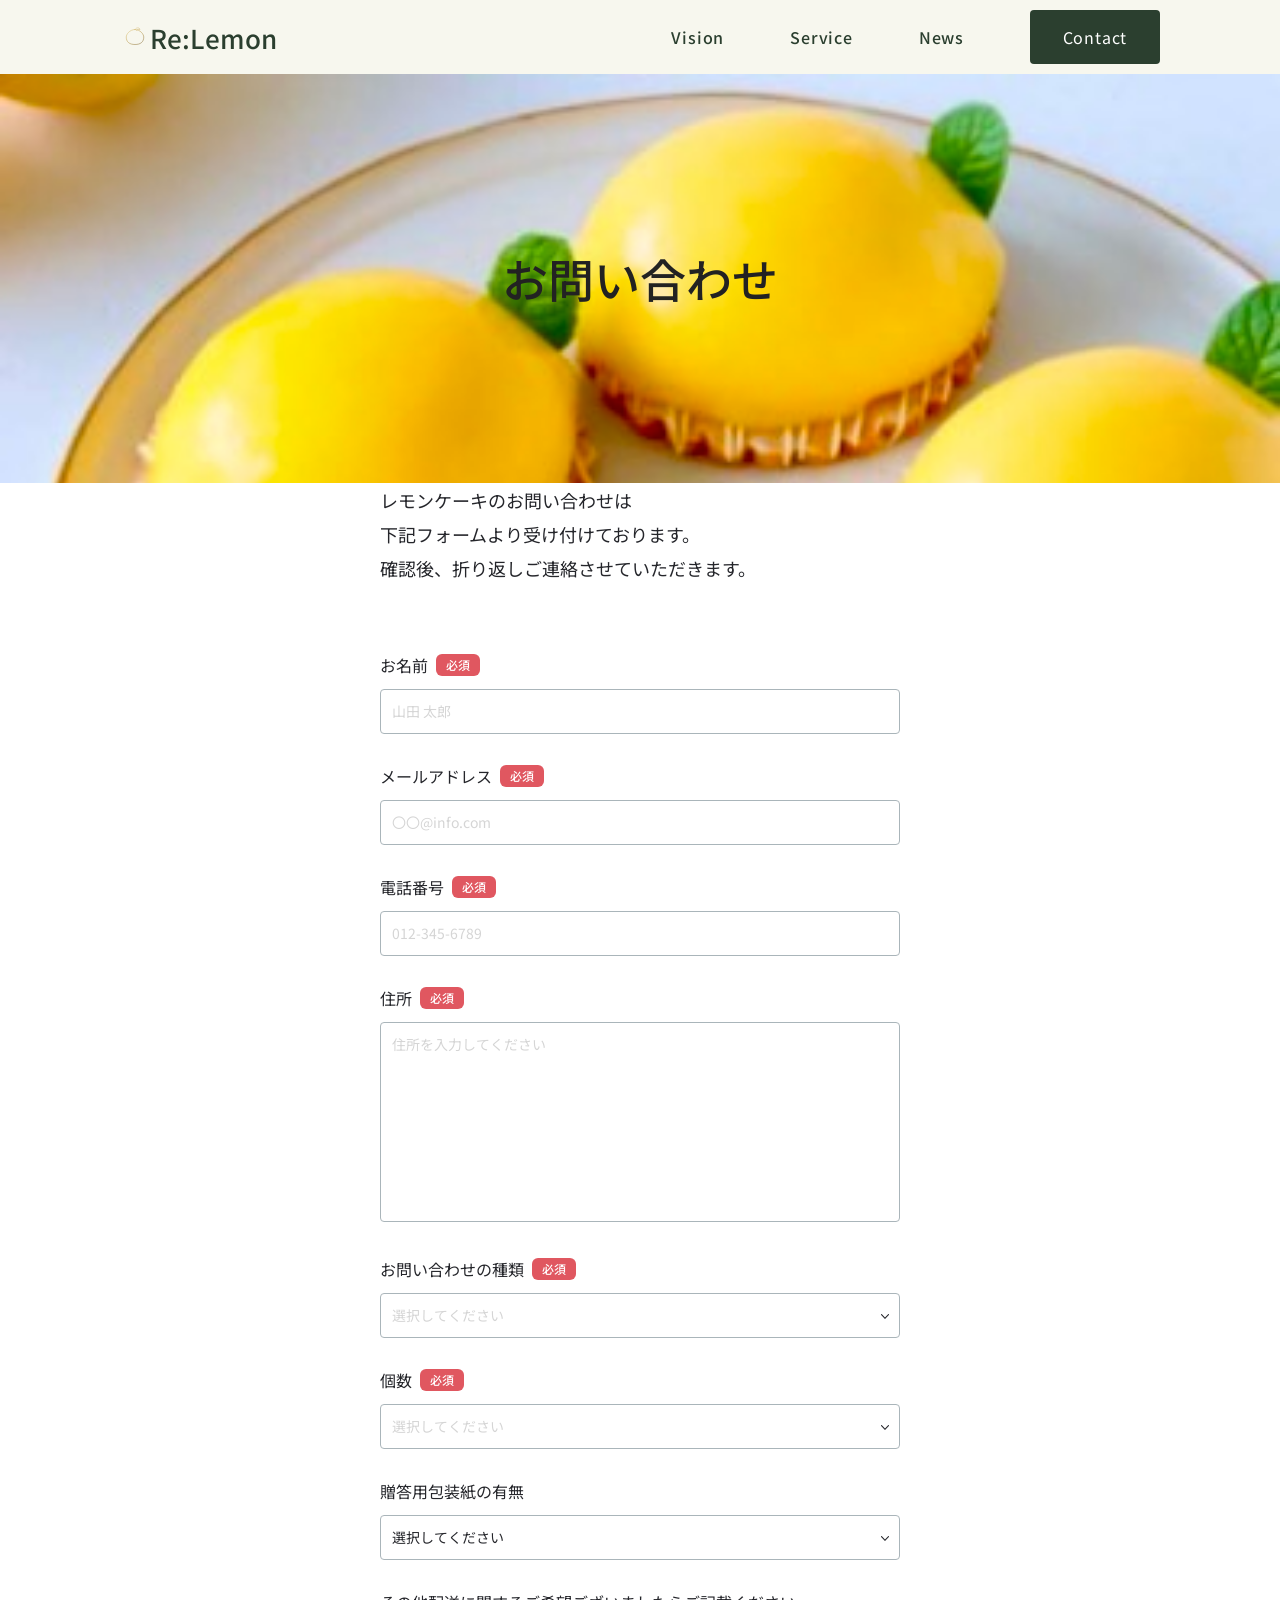
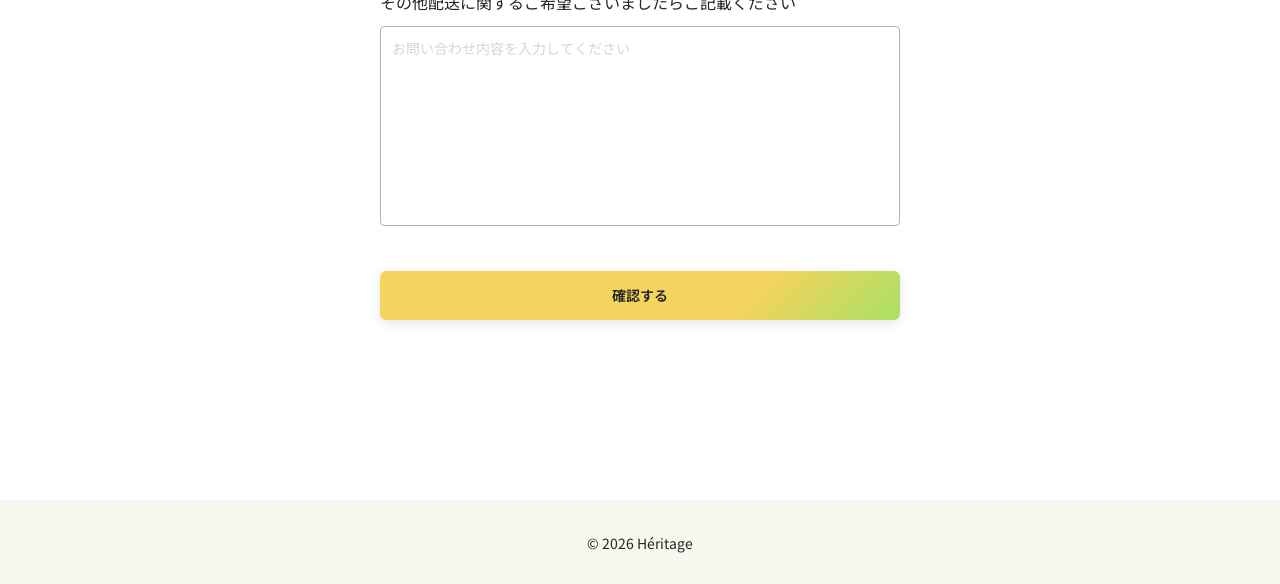
<file: index.html>
<!doctype html>
<html lang="ja">
  <head>
    <meta name="robots" content="noindex,nofollow" />
    <meta charset="UTF-8" />
    <meta name="viewport" content="width=device-width,initial-scale=1.0" />
    <meta name="format-detection" content="telephone=no" />
    <!-- meta情報 -->
    <title>レモンケーキ | お問い合わせ</title>
    <meta
      name="description"
      content="お問い合わせはこちらから行うことができます。商品やサービスに関するご質問、ご提案、その他何でもお気軽にご連絡ください。"
    />
    <meta name="keywords" content="" />
    <!-- ogp -->
    <meta property="og:title" content="レモンケーキ | お問い合わせ" />
    <meta property="og:type" content="website" />
    <meta
      property="og:url"
      content="https://contact-form-kenchan-cake.vercel.app/"
    />
    <meta
      property="og:image"
      content="https://contact-form-kenchan-cake.vercel.app/images/ogp-img.jpg"
    />
    <meta property="og:site_name" content="Lemon cake" />
    <meta
      property="og:description"
      content="お問い合わせはこちらから行うことができます。商品やサービスに関するご質問、ご提案、その他何でもお気軽にご連絡ください。"
    />
    <meta name="twitter:card" content="summary" />
    <!-- ファビコン -->
    <link rel="icon" href="./images/logo.svg" />

    <!-- Google Fonts -->
    <link rel="preconnect" href="https://fonts.googleapis.com" />
    <link rel="preconnect" href="https://fonts.gstatic.com" crossorigin />
    <link
      href="https://fonts.googleapis.com/css2?family=Noto+Sans+JP:wght@400;500;700&display=swap"
      rel="stylesheet"
    />

    <!-- ファーストビューの背景画像を先に読み込む -->
    <link rel="preload" as="image" href="./images/Lemon-cake.jpeg" />
    <link rel="preload" as="image" href="./images/Lemon-cake.jpeg" />

    <!-- css -->
    <link rel="stylesheet" href="./sass/style.css" />

    <!-- JavaScript -->
    <script
      src="https://code.jquery.com/jquery-3.6.1.min.js"
      integrity="sha256-o88AwQnZB+VDvE9tvIXrMQaPlFFSUTR+nldQm1LuPXQ="
      crossorigin="anonymous"
      defer
    ></script>
    <script src="/js/script.js" defer></script>
  </head>

  <body>
    <header class="header js-header">
      <div class="header__inner">
        <img
          src="./images/lemon_logo_ultra_minimal.svg"
          alt=""
          class="header__logo"
          loading="lazy"
        />
        <h1 class="header__name">Re:Lemon</h1>
        <nav class="header__nav md-none">
          <ul class="header__items">
            <li class="header__item">
              <a href="#vision" class="header__link">Vision</a>
            </li>
            <li class="header__item">
              <a href="#service" class="header__link">Service</a>
            </li>
            <li class="header__item">
              <a href="#news" class="header__link">News</a>
            </li>
          </ul>
        </nav>
        <a href="#contact" class="header__contact contact-button md-none"
          >Contact</a
        >
      </div>
    </header>

    <div class="hamburger js-hamburger md-show">
      <span></span>
      <span></span>
      <span></span>
    </div>

    <div class="drawer-menu js-drawer">
      <div class="drawer-menu__inner">
        <ul class="drawer-menu__items">
          <li class="drawer-menu__item">
            <a href="#vision" class="drawer-menu__link">Vision</a>
          </li>
          <li class="drawer-menu__item">
            <a href="#service" class="drawer-menu__link">Service</a>
          </li>
          <li class="drawer-menu__item">
            <a href="#news" class="drawer-menu__link">News</a>
          </li>
        </ul>
        <a href="#contact" class="drawer-menu__contact contact-button"
          >Contact</a
        >
      </div>
    </div>

    <main>
      <!-- Fv -->
      <div class="fv">
        <h1 class="fv__title">お問い合わせ</h1>
      </div>

      <!-- お問い合せ -->
      <div class="contact">
        <div class="contact__inner">
          <p class="contact__text">
            レモンケーキのお問い合わせは<br />
            下記フォームより受け付けております。<br />
            確認後、折り返しご連絡させていただきます。
          </p>
          <form class="contact__form" action="confirm.html" method="get">
            <div class="contact__item">
              <div class="contact__label">
                <label for="name" class="contact__label-text">お名前</label>
                <span class="contact__required">必須</span>
              </div>
              <input
                type="text"
                id="name"
                name="name"
                class="contact__input"
                placeholder="山田 太郎"
                required
              />
            </div>
            <div class="contact__item">
              <div class="contact__label">
                <label for="mail" class="contact__label-text">
                  メールアドレス</label
                >
                <span class="contact__required">必須</span>
              </div>
              <input
                type="email"
                id="mail"
                name="mail"
                class="contact__input"
                placeholder="〇〇@info.com"
                required
              />
            </div>
            <div class="contact__item">
              <div class="contact__label">
                <label for="mail" class="contact__label-text"> 電話番号</label>
                <span class="contact__required">必須</span>
              </div>
              <input
                type="tel"
                id="tel"
                name="tel"
                class="contact__input"
                placeholder="012-345-6789"
                required
              />
            </div>

            <div class="contact__item">
              <div class="contact__label">
                <label for="contents" class="contact__label-text">住所</label>
                <span class="contact__required">必須</span>
              </div>
              <textarea
                class="contact__textarea"
                id="contents"
                name="contents"
                placeholder="住所を入力してください"
                required
              ></textarea>
            </div>

            <div class="contact__item">
              <div class="contact__label">
                <label for="type" class="contact__label-text"
                  >お問い合わせの種類</label
                >
                <span class="contact__required">必須</span>
              </div>
              <div class="contact__select-wrap">
                <select
                  class="contact__select"
                  id="type"
                  name="inquiryType"
                  required
                >
                  <option value="">選択してください</option>
                  <option value="レモンケーキのご注文">
                    レモンケーキのご注文
                  </option>
                  <option value="他のお菓子について">他のお菓子について</option>
                  <option value="その他">その他</option>
                </select>
              </div>
            </div>

            <div class="contact__item">
              <div class="contact__label">
                <label for="type" class="contact__label-text">個数</label>
                <span class="contact__required">必須</span>
              </div>
              <div class="contact__select-wrap">
                <select
                  class="contact__select"
                  id="quantity"
                  name="quantity"
                  required
                >
                  <option value="">選択してください</option>
                  <option value="1">1</option>
                  <option value="2">2</option>
                  <option value="3">3</option>
                  <option value="4">4</option>
                  <option value="5">5</option>
                  <option value="6">6</option>
                  <option value="7">7</option>
                  <option value="その他">その他</option>
                </select>
              </div>
            </div>

            <div class="contact__item">
              <div class="contact__label">
                <label for="type" class="contact__label-text"
                  >贈答用包装紙の有無</label
                >
                <!-- <span class="contact__required">必須</span> -->
              </div>
              <div class="contact__select-wrap">
                <select class="contact__select" id="wrap" name="wrap">
                  <option value="">選択してください</option>
                  <option value="のし紙">のし紙</option>
                  <option value="包装紙">包装紙</option>
                  <option value="包装紙・リボン">包装紙・リボン</option>
                  <option value="その他">その他</option>
                </select>
              </div>
            </div>

            <div class="contact__item">
              <div class="contact__label">
                <label for="contents" class="contact__label-text"
                  >その他配送に関するご希望ございましたらご記載ください</label
                >
              </div>
              <textarea
                class="contact__textarea"
                id="message"
                name="message"
                placeholder="お問い合わせ内容を入力してください"
              ></textarea>
            </div>

            <button class="contact__button" type="submit">確認する</button>
          </form>
        </div>
      </div>
    </main>

    <footer class="footer">
      <small class="footer__copyright">&copy; 2026 Héritage</small>
    </footer>
  </body>
</html>
</file>
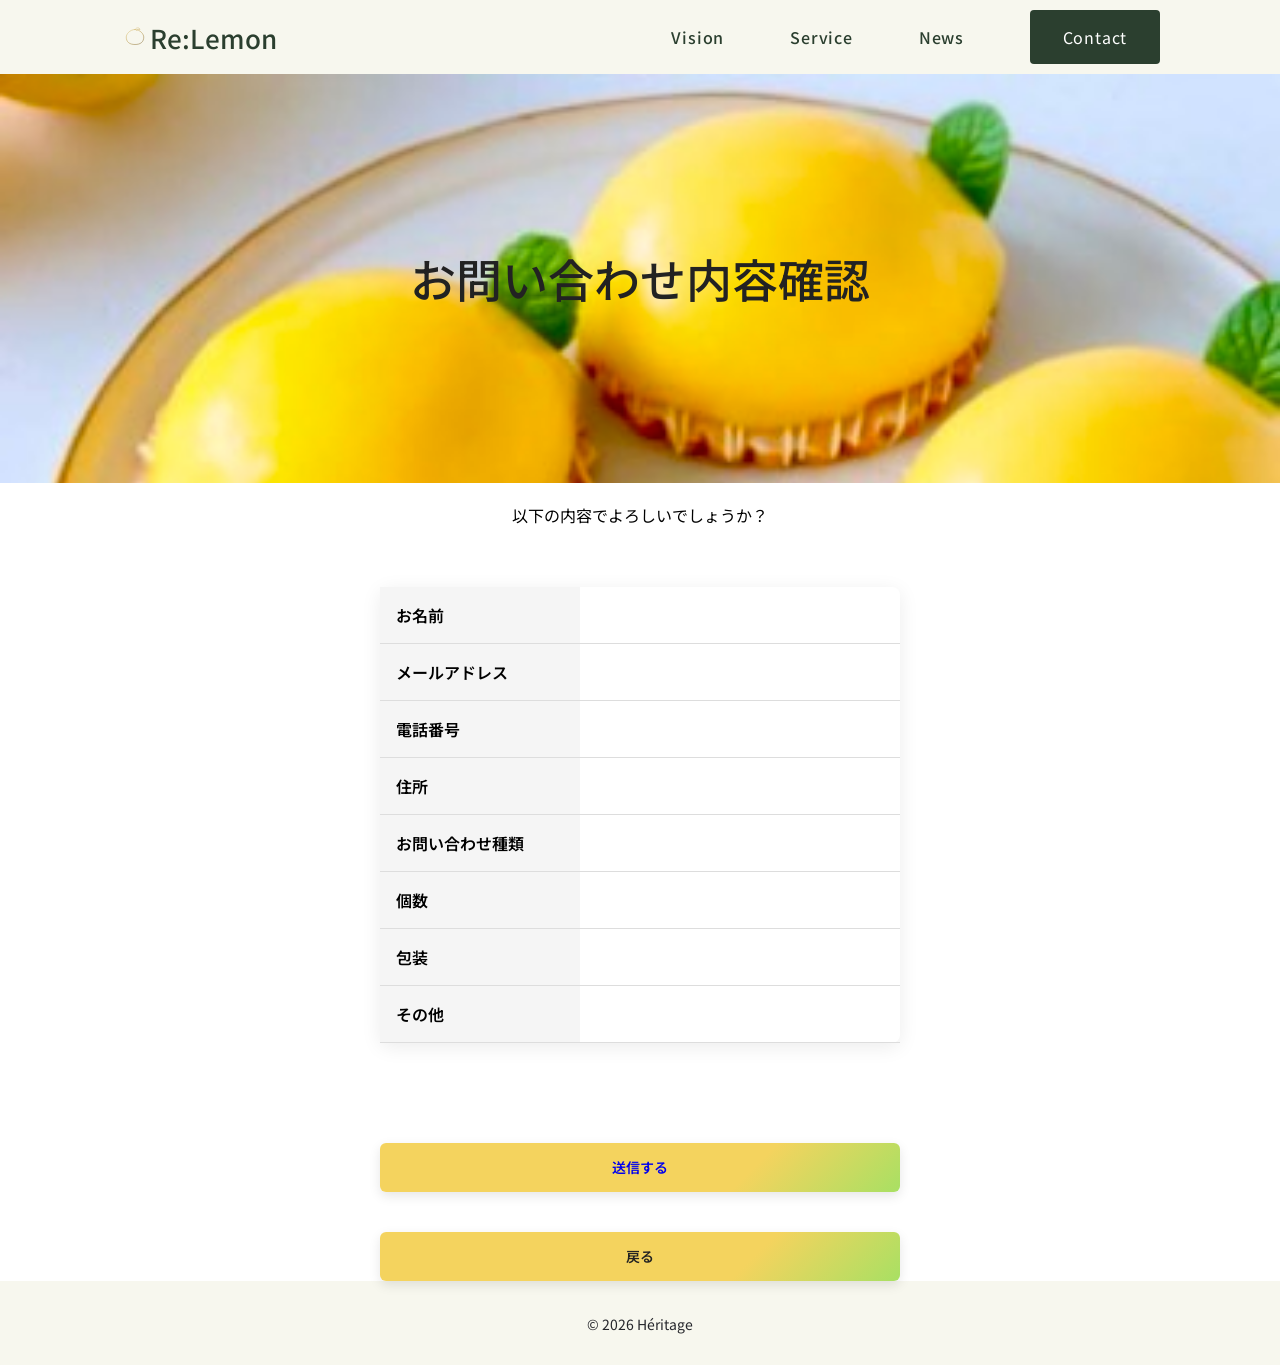
<file: confirm.html>
<!doctype html>
<html lang="ja">
  <head>
    <meta name="robots" content="noindex,nofollow" />
    <meta charset="UTF-8" />
    <meta name="viewport" content="width=device-width,initial-scale=1.0" />
    <meta name="format-detection" content="telephone=no" />
    <!-- meta情報 -->
    <title>レモンケーキ | お問い合わせ内容確認</title>
    <meta name="description" content="お問い合わせ内容の確認ページです" />
    <meta name="keywords" content="" />
    <!-- ogp -->
    <meta property="og:title" content="レモンケーキ | お問い合わせ内容確認" />
    <meta property="og:type" content="website" />
    <meta
      property="og:url"
      content="https://contact-form-kenchan-cake.vercel.app/"
    />
    <meta
      property="og:image"
      content="http://hogehoge.com/images/ogp-img.jpg"
    />
    <meta property="og:site_name" content="Lemon cake" />
    <meta
      property="og:description"
      content="お問い合わせ内容の確認ページです"
    />
    <meta name="twitter:card" content="summary" />
    <!-- ファビコン -->
    <link rel="icon" href="./images/favicon 2.ico" />

    <!-- Google Fonts -->
    <link rel="preconnect" href="https://fonts.googleapis.com" />
    <link rel="preconnect" href="https://fonts.gstatic.com" crossorigin />
    <link
      href="https://fonts.googleapis.com/css2?family=Noto+Sans+JP:wght@400;500;700&display=swap"
      rel="stylesheet"
    />

    <!-- ファーストビューの背景画像を先に読み込む -->
    <link rel="preload" as="image" href="./images/Lemon-cake.jpeg" />
    <link rel="preload" as="image" href="./images/Lemon-cake.jpeg" />

    <!-- css -->
    <link rel="stylesheet" href="./sass/style.css" />

    <!-- JavaScript -->
    <script
      src="https://code.jquery.com/jquery-3.6.1.min.js"
      integrity="sha256-o88AwQnZB+VDvE9tvIXrMQaPlFFSUTR+nldQm1LuPXQ="
      crossorigin="anonymous"
      defer
    ></script>
    <script src="/js/script.js" defer></script>
  </head>

  <body>
    <header class="header js-header">
      <div class="header__inner">
        <img
          src="./images/lemon_logo_ultra_minimal.svg"
          alt=""
          class="header__logo"
          loading="lazy"
        />
        <h1 class="header__name">Re:Lemon</h1>
        <nav class="header__nav md-none">
          <ul class="header__items">
            <li class="header__item">
              <a href="#vision" class="header__link">Vision</a>
            </li>
            <li class="header__item">
              <a href="#service" class="header__link">Service</a>
            </li>
            <li class="header__item">
              <a href="#news" class="header__link">News</a>
            </li>
          </ul>
        </nav>
        <a href="#contact" class="header__contact contact-button md-none"
          >Contact</a
        >
      </div>
    </header>

    <div class="hamburger js-hamburger md-show">
      <span></span>
      <span></span>
      <span></span>
    </div>

    <div class="drawer-menu js-drawer">
      <div class="drawer-menu__inner">
        <ul class="drawer-menu__items">
          <li class="drawer-menu__item">
            <a href="#vision" class="drawer-menu__link">Vision</a>
          </li>
          <li class="drawer-menu__item">
            <a href="#service" class="drawer-menu__link">Service</a>
          </li>
          <li class="drawer-menu__item">
            <a href="#news" class="drawer-menu__link">News</a>
          </li>
        </ul>
        <a href="#contact" class="drawer-menu__contact contact-button"
          >Contact</a
        >
      </div>
    </div>

    <main>
      <div class="fv">
        <h1 class="fv__title">お問い合わせ内容確認</h1>
      </div>
      <div class="contact__inner">
        <div>
          <p class="confirm-text">以下の内容でよろしいでしょうか？</p>
        </div>
        <dl class="confirm">
          <div class="confirm__row">
            <dt class="confirm__label">お名前</dt>
            <dd class="confirm__value" id="confirm-name"></dd>
          </div>

          <div class="confirm__row">
            <dt class="confirm__label">メールアドレス</dt>
            <dd class="confirm__value" id="confirm-mail"></dd>
          </div>

          <div class="confirm__row">
            <dt class="confirm__label">電話番号</dt>
            <dd class="confirm__value" id="confirm-tel"></dd>
          </div>

          <div class="confirm__row">
            <dt class="confirm__label">住所</dt>
            <dd class="confirm__value" id="confirm-address"></dd>
          </div>

          <div class="confirm__row">
            <dt class="confirm__label">お問い合わせ種類</dt>
            <dd class="confirm__value" id="confirm-type"></dd>
          </div>

          <div class="confirm__row">
            <dt class="confirm__label">個数</dt>
            <dd class="confirm__value" id="confirm-quantity"></dd>
          </div>

          <div class="confirm__row">
            <dt class="confirm__label">包装</dt>
            <dd class="confirm__value" id="confirm-wrap"></dd>
          </div>

          <div class="confirm__row">
            <dt class="confirm__label">その他</dt>
            <dd class="confirm__value" id="confirm-message"></dd>
          </div>
        </dl>
        <button class="contact__button" type="submit">
          <a href="/thanks.html">送信する</a>
        </button>
        <button class="contact__button" type="submit" onclick="history.back()">
          戻る
        </button>
      </div>
    </main>

    <footer class="footer">
      <small class="footer__copyright">&copy; 2026 Héritage</small>
    </footer>
  </body>
</html>
</file>
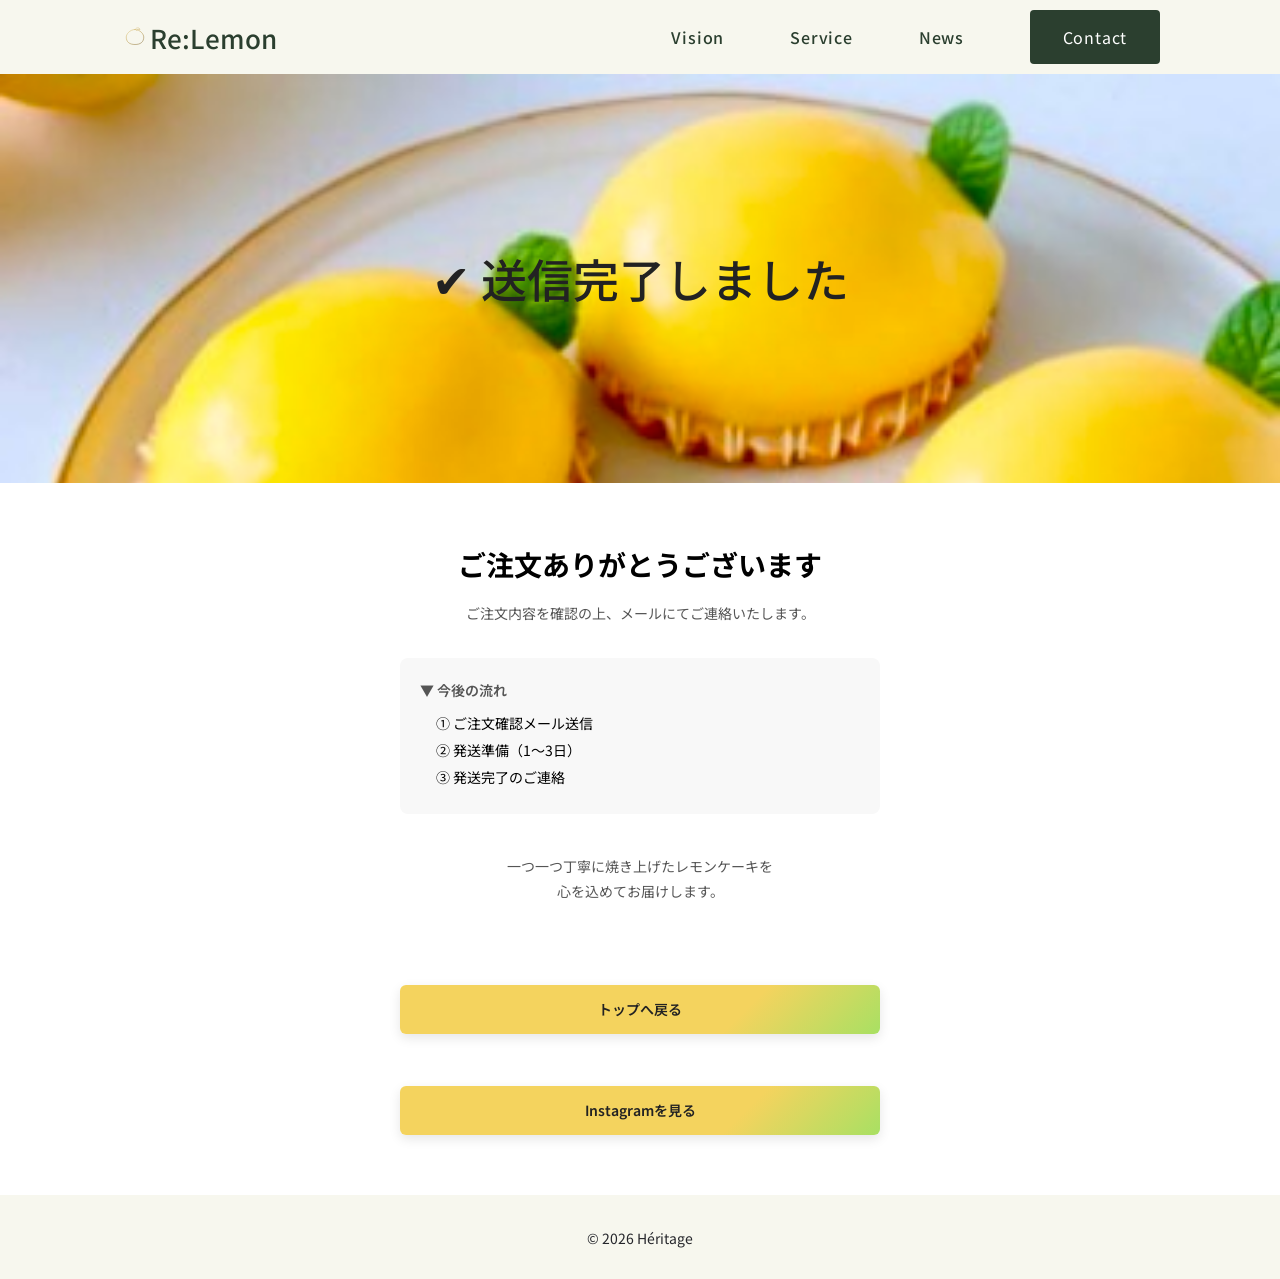
<file: thanks.html>
<!doctype html>
<html lang="ja">
  <head>
    <meta name="robots" content="noindex,nofollow" />
    <meta charset="UTF-8" />
    <meta name="viewport" content="width=device-width,initial-scale=1.0" />
    <meta name="format-detection" content="telephone=no" />
    <!-- meta情報 -->
    <title>レモンケーキ | お問い合わせ内容確認</title>
    <meta name="description" content="お問い合わせ内容の確認ページです" />
    <meta name="keywords" content="" />
    <!-- ogp -->
    <meta property="og:title" content="レモンケーキ | お問い合わせ内容確認" />
    <meta property="og:type" content="website" />
    <meta
      property="og:url"
      content="https://contact-form-kenchan-cake.vercel.app/"
    />
    <meta
      property="og:image"
      content="http://hogehoge.com/images/ogp-img.jpg"
    />
    <meta property="og:site_name" content="Lemon cake" />
    <meta
      property="og:description"
      content="お問い合わせ内容の確認ページです"
    />
    <meta name="twitter:card" content="summary" />
    <!-- ファビコン -->
    <link rel="icon" href="./images/favicon 2.ico" />

    <!-- Google Fonts -->
    <link rel="preconnect" href="https://fonts.googleapis.com" />
    <link rel="preconnect" href="https://fonts.gstatic.com" crossorigin />
    <link
      href="https://fonts.googleapis.com/css2?family=Noto+Sans+JP:wght@400;500;700&display=swap"
      rel="stylesheet"
    />

    <!-- ファーストビューの背景画像を先に読み込む -->
    <link rel="preload" as="image" href="./images/Lemon-cake.jpeg" />
    <link rel="preload" as="image" href="./images/Lemon-cake.jpeg" />

    <!-- css -->
    <link rel="stylesheet" href="./sass/style.css" />

    <!-- JavaScript -->
    <script
      src="https://code.jquery.com/jquery-3.6.1.min.js"
      integrity="sha256-o88AwQnZB+VDvE9tvIXrMQaPlFFSUTR+nldQm1LuPXQ="
      crossorigin="anonymous"
      defer
    ></script>
    <script src="/js/script.js" defer></script>
  </head>

  <body>
    <header class="header js-header">
      <div class="header__inner">
        <img
          src="./images/lemon_logo_ultra_minimal.svg"
          alt=""
          class="header__logo"
          loading="lazy"
        />
        <h1 class="header__name">Re:Lemon</h1>
        <nav class="header__nav md-none">
          <ul class="header__items">
            <li class="header__item">
              <a href="#vision" class="header__link">Vision</a>
            </li>
            <li class="header__item">
              <a href="#service" class="header__link">Service</a>
            </li>
            <li class="header__item">
              <a href="#news" class="header__link">News</a>
            </li>
          </ul>
        </nav>
        <a href="#contact" class="header__contact contact-button md-none"
          >Contact</a
        >
      </div>
    </header>

    <div class="hamburger js-hamburger md-show">
      <span></span>
      <span></span>
      <span></span>
    </div>

    <div class="drawer-menu js-drawer">
      <div class="drawer-menu__inner">
        <ul class="drawer-menu__items">
          <li class="drawer-menu__item">
            <a href="#vision" class="drawer-menu__link">Vision</a>
          </li>
          <li class="drawer-menu__item">
            <a href="#service" class="drawer-menu__link">Service</a>
          </li>
          <li class="drawer-menu__item">
            <a href="#news" class="drawer-menu__link">News</a>
          </li>
        </ul>
        <a href="#contact" class="drawer-menu__contact contact-button"
          >Contact</a
        >
      </div>
    </div>

    <main>
      <div class="fv">
        <h1 class="fv__title">✔ 送信完了しました</h1>
      </div>
      <div class="contact__inner">
        <div class="thanks__inner">
          <h2 class="thanks__title">ご注文ありがとうございます</h2>
          <p>ご注文内容を確認の上、メールにてご連絡いたします。</p>

          <div class="thanks__flow">
            <p>▼ 今後の流れ</p>
            <ul>
              <li>① ご注文確認メール送信</li>
              <li>② 発送準備（1〜3日）</li>
              <li>③ 発送完了のご連絡</li>
            </ul>
          </div>
          <div class="thanks__message">
            <p>
              一つ一つ丁寧に焼き上げたレモンケーキを<br />
              心を込めてお届けします。
            </p>
          </div>
          <div class="thanks__actions">
            <a href="/" class="contact__button">トップへ戻る</a>
            <a
              href="https://instagram.com/xxxxx"
              class="contact__button secondary"
            >
              Instagramを見る
            </a>
          </div>
        </div>
      </div>
    </main>

    <footer class="footer">
      <small class="footer__copyright">&copy; 2026 Héritage</small>
    </footer>
  </body>
</html>
</file>
<file: sass/style.css>
@charset "UTF-8";
html {
  font-size: 16px;
}

body {
  font-family: "Noto Sans JP", sans-serif;
}

a[href^="tel:"] {
  pointer-events: none;
}
@media screen and (max-width: 768px) {
  a[href^="tel:"] {
    pointer-events: auto;
  }
}

a {
  transition: opacity 0.3s;
}
a:hover {
  opacity: 0.7;
}

*,
*::before,
*::after {
  box-sizing: border-box;
}

/* Remove default padding */
ul,
ol {
  padding: 0;
}

/* Remove default margin */
body,
h1,
h2,
h3,
h4,
p,
ul,
ol,
figure,
blockquote,
dl,
dd {
  margin: 0;
}

/* Set core root defaults */
html {
  scroll-behavior: smooth;
}

/* Set core body defaults */
body {
  min-height: 100vh;
  text-rendering: optimizeSpeed;
  line-height: 1.5;
}

/* Remove list styles on ul, ol elements with a class attribute */
ul,
ol {
  list-style: none;
}

/* A elements that don't have a class get default styles */
a:not([class]) {
  -webkit-text-decoration-skip: ink;
  text-decoration-skip-ink: auto;
}

a {
  text-decoration: none;
}

/* Make images easier to work with */
img {
  max-width: 100%;
  display: block;
  width: 100%;
}

/* Natural flow and rhythm in articles by default */
article > * + * {
  margin-top: 1em;
}

/* Inherit fonts for inputs and buttons */
input,
button,
textarea,
select {
  font: inherit;
}

/* Blur images when they have no alt attribute */
img:not([alt]) {
  filter: blur(10px);
}

/* フォームリセット */
input,
button,
select,
textarea {
  -webkit-appearance: none;
  -moz-appearance: none;
  appearance: none;
  background: transparent;
  border: none;
  border-radius: 0;
  font: inherit;
  outline: none;
}

textarea {
  resize: vertical;
}

input[type="checkbox"],
input[type="radio"] {
  display: none;
}

input[type="submit"],
input[type="button"],
label,
button,
select {
  cursor: pointer;
}

select::-ms-expand {
  display: none;
}

/* .header {
  background-color: #eadd29;
  position: absolute;
  top: 0;
  left: 0;
  width: 100%;
  padding: 31px 0 0 80px;
} */
/* @media screen and (max-width: 768px) {
  .header {
    padding: 19px 0 0 10px;
  }
} */

.header__logo {
  /* width: 250px; */
  width: 30px;
  /* aspect-ratio: 42/9; */
}
/* @media screen and (max-width: 768px) {
  .header__logo {
    width: 103px;
  }
} */

.header {
  position: fixed;
  z-index: 1000;
  top: 0;
  left: 0;
  width: 100%;
  height: 74px;
  background-color: #f7f7ee;
}

.header__inner {
  display: flex;
  align-items: center;
  padding: 0 120px;
  height: inherit;
}
@media screen and (max-width: 1024px) {
  .header__inner {
    padding: 0 25px;
  }
}
@media screen and (max-width: 768px) {
  .header__inner {
    padding: 0 15px;
  }
}

.header__name {
  font-size: 26px;
  font-weight: 500;
  display: flex;
  align-items: center;
  margin-right: auto;
  height: inherit;
  color: #2b3f2f;
}
@media screen and (max-width: 768px) {
  .header__name {
    font-size: 24px;
  }
}

.header__nav {
  height: inherit;
}

.header__items {
  display: flex;
  align-items: center;
  height: inherit;
}

.header__item {
  height: inherit;
}

.header__item:not(:first-child) {
  margin-left: 66px;
}

.header__link {
  font-size: 16px;
  font-weight: 500;
  letter-spacing: 0.05em;
  display: flex;
  align-items: center;
  color: #2b3f2f;
  height: inherit;
}

.header__contact {
  margin-left: 66px;
}

.hamburger {
  position: fixed;
  z-index: 9999;
  top: 30px;
  right: 15px;
  width: 25px;
  height: 16px;
  cursor: pointer;
}

.hamburger.is-active {
  right: 20px;
}

.hamburger span {
  position: absolute;
  left: 0;
  display: inline-block;
  width: 100%;
  height: 2px;
  transition: transform 0.3s;
  background-color: #2b3f2f;
}

.hamburger span:first-child {
  top: 0;
}

.hamburger span:nth-child(2) {
  top: 8px;
  transition: opacity 0.3s;
}

.hamburger span:last-child {
  top: 16px;
}

.hamburger.is-active span:first-child {
  top: 15px;
  transform: rotate(-45deg);
}

.hamburger.is-active span:nth-child(2) {
  opacity: 0;
}

.hamburger.is-active span:last-child {
  top: 15px;
  transform: rotate(45deg);
}

.drawer-menu {
  position: absolute;
  z-index: 5000;
  top: 0;
  left: 0;
  display: none;
  width: 100%;
  height: 100vh;
  background-color: #f7f7ee;
}

.drawer-menu__inner {
  display: flex;
  flex-direction: column;
  align-items: center;
  justify-content: center;
  width: 100%;
  height: inherit;
}

.drawer-menu__items {
  display: flex;
  align-items: center;
  flex-direction: column;
}

.drawer-menu__item {
  display: inline-block;
}

.drawer-menu__item:not(:first-child) {
  margin-top: 50px;
}

.drawer-menu__link {
  font-size: 16px;
  letter-spacing: 0.05em;
  font-weight: 500;
  line-height: 1.875;
  color: #2b3f2f;
}

.drawer-menu__contact {
  margin-top: 48px;
}
.fv {
  background-image: url(../images/Lemon-cake.jpeg);
  background-size: cover;
  aspect-ratio: 1440/460;
  display: flex;
  justify-content: center;
  align-items: center;
}
@media screen and (max-width: 768px) {
  .fv {
    background-image: url(../images/Lemon-cake.jpeg);
    background-size: cover;
    background-position: center;
    /* aspect-ratio: 280/80; */
  }
}

.fv__title {
  font-size: 46px;
  font-weight: 500;
  color: #222;
}
@media screen and (max-width: 768px) {
  .fv__title {
    font-size: 28px;
  }
}

.contact {
  padding: 0px 0 180px;
}
@media screen and (max-width: 768px) {
  .contact {
    padding: 40px 0 80px;
  }
}

.contact__inner {
  max-width: 592px;
  padding: 0 36px;
  margin-inline: auto;
}

.contact__text {
  font-size: 18px;
  line-height: 1.889;
  color: #25262b;
}
@media screen and (max-width: 768px) {
  .contact__text {
    font-size: 14px;
  }
}

.contact__form {
  margin-top: 68px;
}
@media screen and (max-width: 768px) {
  .contact__form {
    margin-top: 47px;
  }
}

.contact__item:not(:first-child) {
  margin-top: 30px;
}
@media screen and (max-width: 768px) {
  .contact__item:not(:first-child) {
    margin-top: 29px;
  }
}

.contact__label {
  display: flex;
  align-items: center;
}

.contact__label-text {
  font-size: 16px;
  color: #25262b;
}
@media screen and (max-width: 768px) {
  .contact__label-text {
    font-size: 14px;
  }
}

.contact__required {
  font-size: 12px;
  font-weight: 500;
  color: #fff;
  border-radius: 6px;
  background-color: #e05760;
  padding: 2px 10px;
  margin-left: 8px;
}
@media screen and (max-width: 768px) {
  .contact__required {
    font-size: 10px;
  }
}

.contact__input,
.contact__select {
  font-size: 14px;
  color: #25262b;
  border-radius: 4px;
  border: 1px solid #aab5ba;
  margin-top: 12px;
  padding: 11px;
  width: 100%;
}
@media screen and (max-width: 768px) {
  .contact__input,
  .contact__select {
    font-size: 13px;
    padding: 8px;
  }
}

.contact__select-wrap {
  position: relative;
}

.contact__select-wrap::after {
  position: absolute;
  content: url(../images/icon-arrow.svg);
  top: 19px;
  right: 11px;
}
@media screen and (max-width: 768px) {
  .contact__select-wrap::after {
    top: 15px;
    right: 8px;
  }
}

.contact__textarea {
  font-size: 14px;
  color: #25262b;
  border: 1px solid #aab5ba;
  border-radius: 4px;
  width: 100%;
  height: 200px;
  margin-top: 12px;
  padding: 11px;
  resize: none;
}
@media screen and (max-width: 768px) {
  .contact__textarea {
    font-size: 13px;
    padding: 8px;
    height: 146px;
  }
}

.contact__input::-moz-placeholder,
.contact__textarea::-moz-placeholder {
  font-size: 14px;
  color: #d5d5d5;
}

.contact__input::placeholder,
.contact__textarea::placeholder {
  font-size: 14px;
  color: #d5d5d5;
}
@media screen and (max-width: 768px) {
  .contact__input::-moz-placeholder,
  .contact__textarea::-moz-placeholder {
    font-size: 13px;
  }
  .contact__input::placeholder,
  .contact__textarea::placeholder {
    font-size: 13px;
  }
}

.contact__select:invalid {
  color: #d5d5d5;
}
@media screen and (max-width: 768px) {
  .contact__select:invalid {
    font-size: 13px;
  }
}

.contact__button {
  font-size: 16px;
  font-weight: 700;
  border-radius: 6px;
  background-color: #6bbf59;
  color: #fff;
  padding: 15.5px 12px;
  margin-top: 40px;
  width: 100%;
  transition: background-color 0.3s;
}
@media screen and (max-width: 768px) {
  .contact__button {
    font-size: 14px;
    margin-top: 24px;
    padding: 13px 12px;
  }
}
.contact__button:hover {
  background-color: #d8b55d;
}

@media screen and (max-width: 768px) {
  .contact__button {
    font-size: 14px;
    margin-top: 24px;
    padding: 13px 12px;
  }
}
.contact__button:hover {
  background-color: #d8b55d;
}

.footer {
  background-color: #f7f7ee;
  padding: 30px;
  text-align: center;
}
/* @media screen and (max-width: 768px) {
  .footer {
    padding-bottom: 20px;
  }
} */

.footer__copyright {
  font-size: 14px;
  color: #25262b;
  text-align: center;
}
@media screen and (max-width: 768px) {
  .footer__copyright {
    font-size: 12px;
  }
} /*# sourceMappingURL=style.css.map */

.inner {
  width: 100%;
  max-width: 1080px;
  margin-right: auto;
  margin-left: auto;
  padding-right: 25px;
  padding-left: 25px;
}
@media screen and (max-width: 768px) {
  .inner {
    padding-right: 15px;
    padding-left: 15px;
  }
}

.heading {
  position: relative;
  font-size: 36px;
  font-weight: 500;
  padding-bottom: 17px;
  letter-spacing: 0.05em;
  color: #2b3f2f;
}

.heading::after {
  position: absolute;
  bottom: 0;
  left: 0;
  width: 34px;
  height: 4px;
  content: "";
  border-radius: 2px;
  background-color: #2b3f2f;
}

.heading.heading--center {
  text-align: center;
}
@media screen and (max-width: 768px) {
  .heading.heading--center {
    text-align: left;
  }
}

.heading.heading--center::after {
  left: 50%;
  transform: translateX(-50%);
}
@media screen and (max-width: 768px) {
  .heading.heading--center::after {
    left: 0;
    transform: translateX(0);
  }
}

.text {
  font-size: 16px;
  letter-spacing: 0.05em;
  font-weight: 500;
  line-height: 1.875;
  color: #2b3f2f;
}

.text.text--large {
  font-size: 24px;
  line-height: 1.833;
}
@media screen and (max-width: 768px) {
  .text.text--large {
    font-size: 20px;
  }
}

.contact-button {
  display: flex;
  align-items: center;
  justify-content: center;
  width: 130px;
  padding: 15px;
  letter-spacing: 0.05em;
  color: #fff;
  border-radius: 4px;
  background-color: #2b3f2f;
  transition: background-color 0.3;
}
.contact-button:hover {
  opacity: 1;
  background-color: #4d6452;
}

.contact-button.contact-button--wide {
  font-size: 20px;
  width: 220px;
}
@media screen and (max-width: 768px) {
  .contact-button.contact-button--wide {
    font-size: 16px;
  }
}

/* confirm.html */
.confirm {
  max-width: 720px;
  margin: 60px auto;
  /* padding: 20px; */
  background: #ffffff;
  border-radius: 8px;
  box-shadow: 0 4px 20px rgba(0, 0, 0, 0.08);
}

.confirm-text {
  text-align: center;
  margin-top: 20px;
}

.confirm__row {
  display: grid;
  grid-template-columns: 200px 1fr;
  border-bottom: 1px solid #ddd;
}

.confirm__label {
  padding: 16px;
  background: #f5f5f5;
  font-weight: 600;
}

.confirm__value {
  padding: 16px;
}
@media (max-width: 768px) {
  .confirm__row {
    grid-template-columns: 1fr;
  }

  .confirm__label {
    background: none;
    padding-bottom: 4px;
  }
}

/* thanks page */

.thanks__inner {
  max-width: 600px;
  margin: 0 auto;
  padding: 60px 20px;
  text-align: center;
}
.thanks__title {
  font-size: 28px;
  font-weight: 700;
  margin-bottom: 16px;
}

.thanks__inner p {
  font-size: 14px;
  line-height: 1.8;
  color: #555;
}

.thanks__flow {
  margin-top: 32px;
  padding: 20px;
  background: #f8f8f8;
  border-radius: 8px;
  text-align: left;
}

.thanks__flow p {
  font-weight: 600;
  margin-bottom: 10px;
}

.thanks__flow ul {
  padding-left: 16px;
}

.thanks__flow li {
  margin-bottom: 6px;
  font-size: 14px;
}

.thanks__message {
  margin-top: 40px;
  font-size: 16px;
  line-height: 2;
  color: #222;
}

.thanks__actions {
  margin-top: 40px;
  display: flex;
  flex-direction: column;
  gap: 12px;
}

.contact__button {
  display: inline-block;
  padding: 14px;
  border-radius: 6px;
  font-size: 14px;
  text-decoration: none;

  background: linear-gradient(135deg, #f4d35e 0%, #f4d35e 70%, #a8e063 100%);

  color: #222;
  font-weight: 600;
  box-shadow: 0 4px 12px rgba(0, 0, 0, 0.1);

  transition: all 0.3s ease;
}
.contact__button:hover {
  transform: translateY(-3px);
  filter: brightness(0.95);
}

.thanks__inner {
  animation: fadeIn 0.6s ease;
}

@keyframes fadeIn {
  from {
    opacity: 0;
    transform: translateY(10px);
  }
  to {
    opacity: 1;
    transform: translateY(0);
  }
}

@media screen and (max-width: 768px) {
  .md-none {
    display: none;
  }
}

.md-show {
  display: none;
}
@media screen and (max-width: 768px) {
  .md-show {
    display: block;
  }
} /*# sourceMappingURL=style.css.map */
</file>
